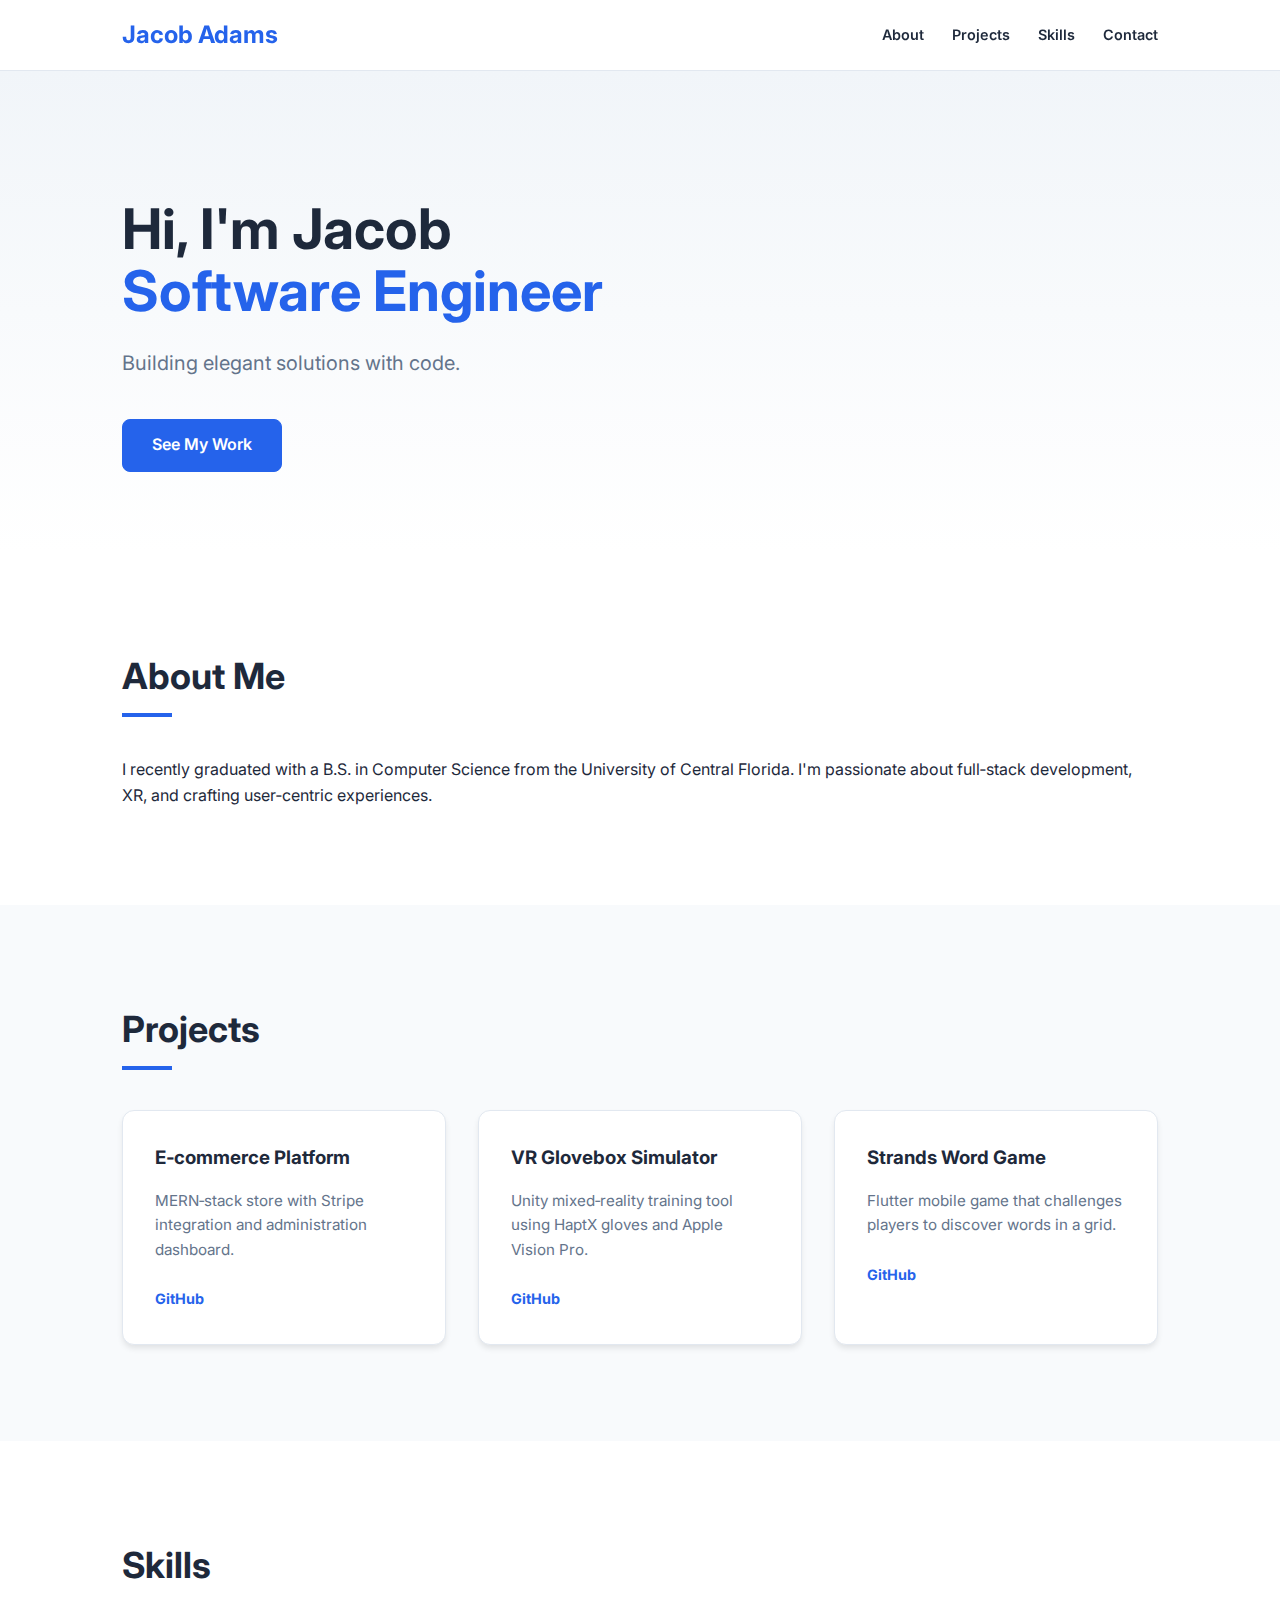
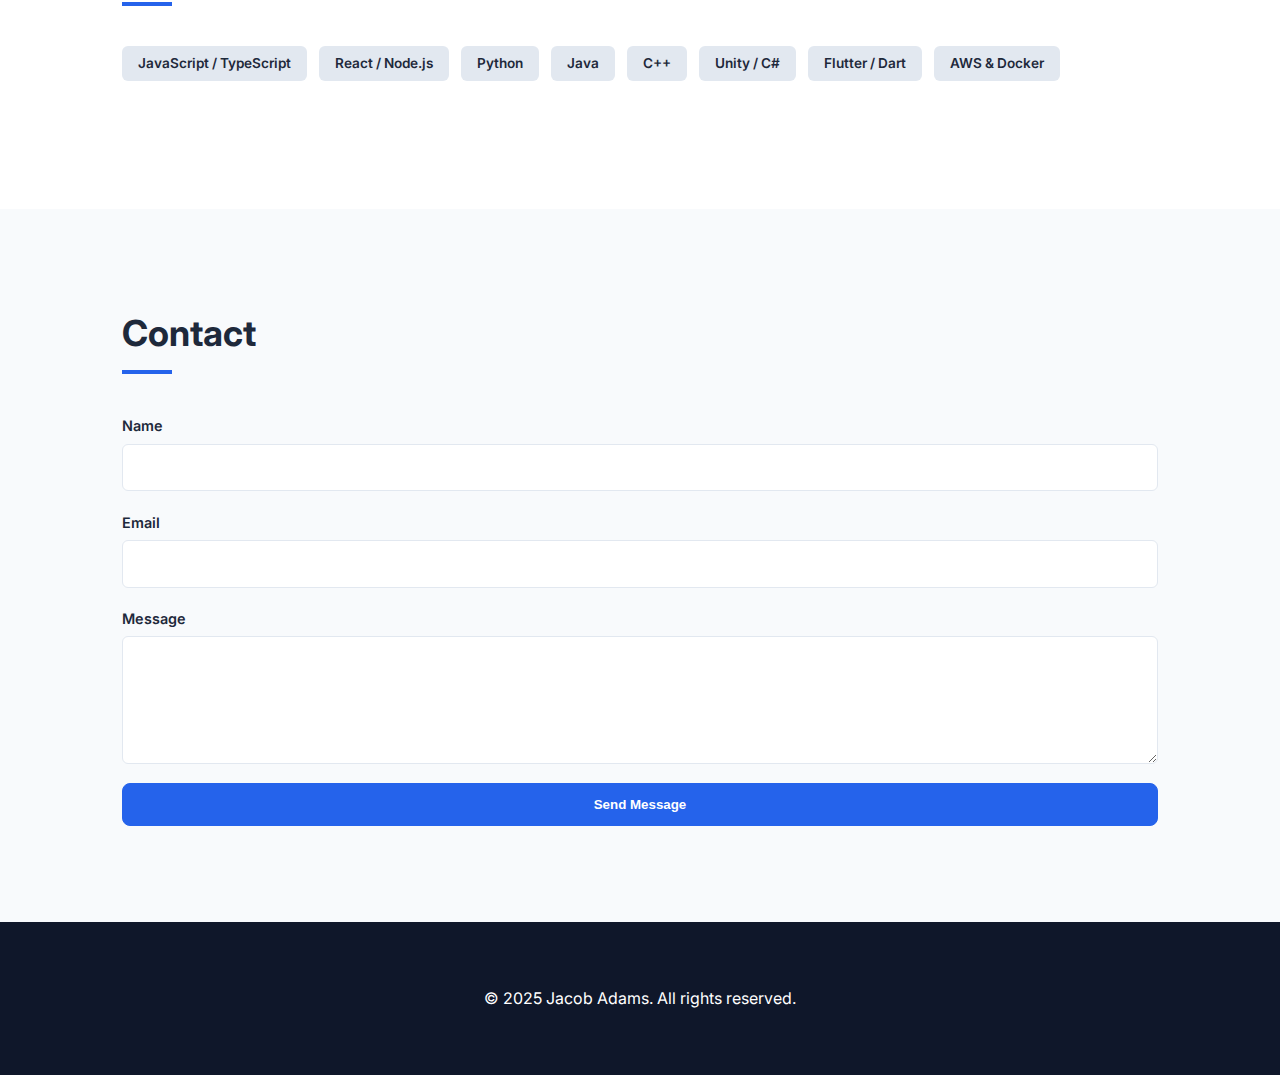
<file: index.html>
<!DOCTYPE html>
<html lang="en">
<head>
<meta charset="UTF-8">
<meta name="viewport" content="width=device-width, initial-scale=1.0">
<title>Jacob Adams | Portfolio</title>
<link rel="preconnect" href="https://fonts.googleapis.com">
<link rel="preconnect" href="https://fonts.gstatic.com" crossorigin>
<link href="https://fonts.googleapis.com/css2?family=Inter:wght@400;600;700&display=swap" rel="stylesheet">
<link rel="stylesheet" href="style.css">
</head>
<body>
<header class="header">
<div class="container header__inner">
<a href="#home" class="logo">Jacob Adams</a>
<nav class="nav">
<a href="#about">About</a>
<a href="#projects">Projects</a>
<a href="#skills">Skills</a>
<a href="#contact">Contact</a>
</nav>
</div>
</header>
<main>
<section id="home" class="hero">
<div class="container">
<h1>Hi, I'm Jacob<br><span class="accent">Software Engineer</span></h1>
<p class="subtitle">Building elegant solutions with code.</p>
<a href="#projects" class="btn">See My Work</a>
</div>
</section>
<section id="about" class="section">
<div class="container">
<h2>About Me</h2>
<p>I recently graduated with a B.S. in Computer Science from the University of Central Florida. I'm passionate about full‑stack development, XR, and crafting user‑centric experiences.</p>
</div>
</section>
<section id="projects" class="section bg-light">
<div class="container">
<h2>Projects</h2>
<div class="projects-grid">
<article class="card">
<h3>E‑commerce Platform</h3>
<p>MERN‑stack store with Stripe integration and administration dashboard.</p>
<a href="https://github.com/username/ecommerce" target="_blank" class="link">GitHub</a>
</article>
<article class="card">
<h3>VR Glovebox Simulator</h3>
<p>Unity mixed‑reality training tool using HaptX gloves and Apple Vision Pro.</p>
<a href="https://github.com/username/vr-glovebox" target="_blank" class="link">GitHub</a>
</article>
<article class="card">
<h3>Strands Word Game</h3>
<p>Flutter mobile game that challenges players to discover words in a grid.</p>
<a href="https://github.com/username/strands-game" target="_blank" class="link">GitHub</a>
</article>
</div>
</div>
</section>
<section id="skills" class="section">
<div class="container">
<h2>Skills</h2>
<ul class="skills-list">
<li>JavaScript / TypeScript</li>
<li>React / Node.js</li>
<li>Python</li>
<li>Java</li>
<li>C++</li>
<li>Unity / C#</li>
<li>Flutter / Dart</li>
<li>AWS & Docker</li>
</ul>
</div>
</section>
<section id="contact" class="section bg-light">
<div class="container">
<h2>Contact</h2>
<form action="https://formspree.io/f/your-id" method="POST" class="contact-form">
<div class="form-row">
<label for="name">Name</label>
<input type="text" id="name" name="name" required>
</div>
<div class="form-row">
<label for="email">Email</label>
<input type="email" id="email" name="_replyto" required>
</div>
<div class="form-row">
<label for="message">Message</label>
<textarea id="message" name="message" rows="5" required></textarea>
</div>
<button type="submit" class="btn">Send Message</button>
</form>
</div>
</section>
</main>
<footer class="footer">
<div class="container footer__inner">
<p>&copy; 2025 Jacob Adams. All rights reserved.</p>
</div>
</footer>
</body>
</html>
</file>
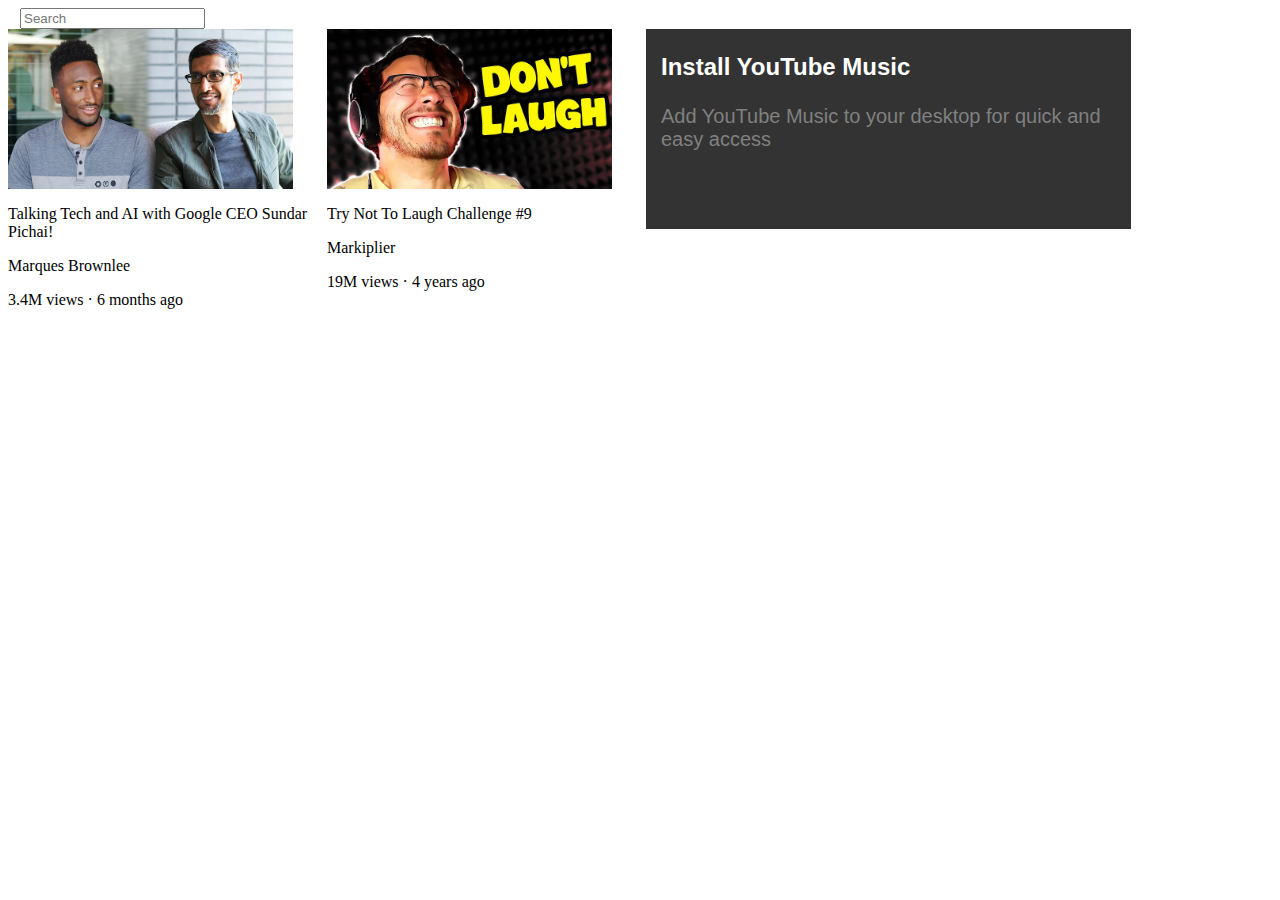
<file: youtube.html>
<!DOCTYPE html>
<html>
    <head>
        <title>YouTube.com Clone</title>
        <link rel="stylesheet" href="intro-to-html/styles/youtube.css">
    </head>
    <body>
        <!--can use checkbox as well for a checkbox-->
        <input class="search-bar" type="textbox" placeholder="Search">

        <!--The div creates a container around the content inside-->
        <div class="video-preview">
            <img class="thumbnail" src="thumbnails/marques.webp">

        <!--block elements take up whole line in their container (paragraphs), inline-block elements take up only 
            space needed (images and input), inline elements appear within a line of text (span,
            strong, etc.)-->

        <p class="video-title">
            Talking Tech and AI with Google CEO Sundar Pichai!
        </p>
        <p class="video-author">
            Marques Brownlee
        </p>
        <p class="video-stats">
            3.4M views &#183; 6 months ago
        </p>

        </div>

        <div class="video-preview">
            <img class="thumbnail" src="thumbnails/markimoo.webp">

        <!--block elements take up whole line in their container (paragraphs), inline-block elements take up only 
            space needed (images and input), inline elements appear within a line of text (span,
            strong, etc.)-->

        <p class="video-title">
            Try Not To Laugh Challenge &#35;9
        </p>
        <p class="video-author">
            Markiplier
        </p>
        <p class="video-stats">
            19M views &#183; 4 years ago
        </p>

        </div>

        <div class="practice">
            <p class="tit">Install YouTube Music</p>
            <p class="sub">Add YouTube Music to your desktop for quick and easy access</p>
        </div>
    </body>
</html>
</file>
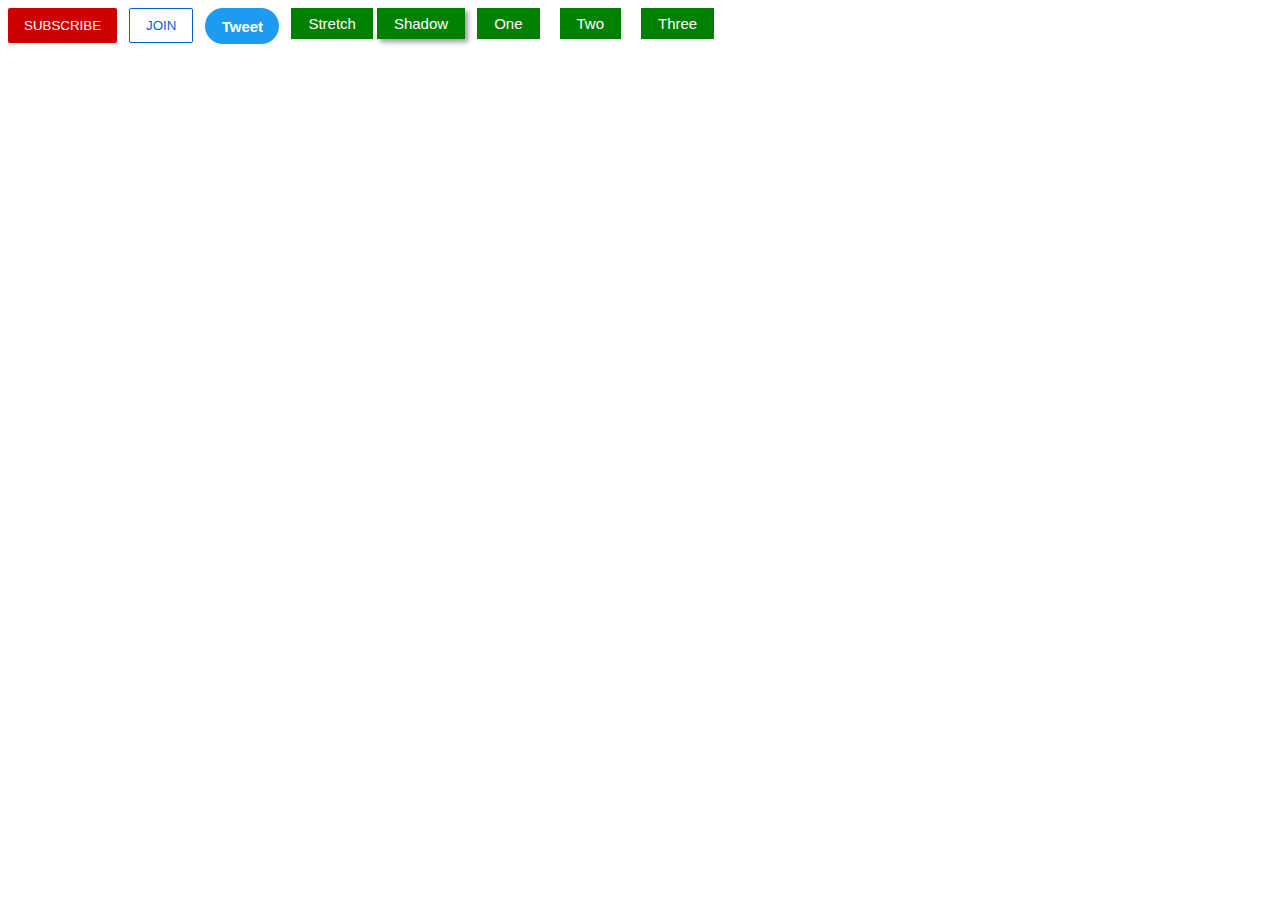
<file: intro-to-html/button.html>
<!--Using style lets you do CSS coding inside of the html code-->
<!--can use rgb or by typing red you can use a color wheel-->
<!DOCTYPE html>
<html>
    <head>
        <title>Button Pressing</title>
        <!--link is a void element and doesn't need a closing tag-->
        <link rel="stylesheet" href="styles/buttons.css">
    </head>
    <body>
        <button class="subscribe-button">
            SUBSCRIBE
        </button>
        
        <button class="join-button">
            JOIN
        </button>
        
        <button class="tweet-button">
            Tweet
        </button>
        
        <button class="stretch-button">
            Stretch
        </button>
        
        <button class="shadow-button">
            Shadow
        </button>
        
        
        <button class="num-button">One</button>
        <button class="num-button">Two</button>
        <button class="num-button">Three</button>
        </body>
</html>
</file>
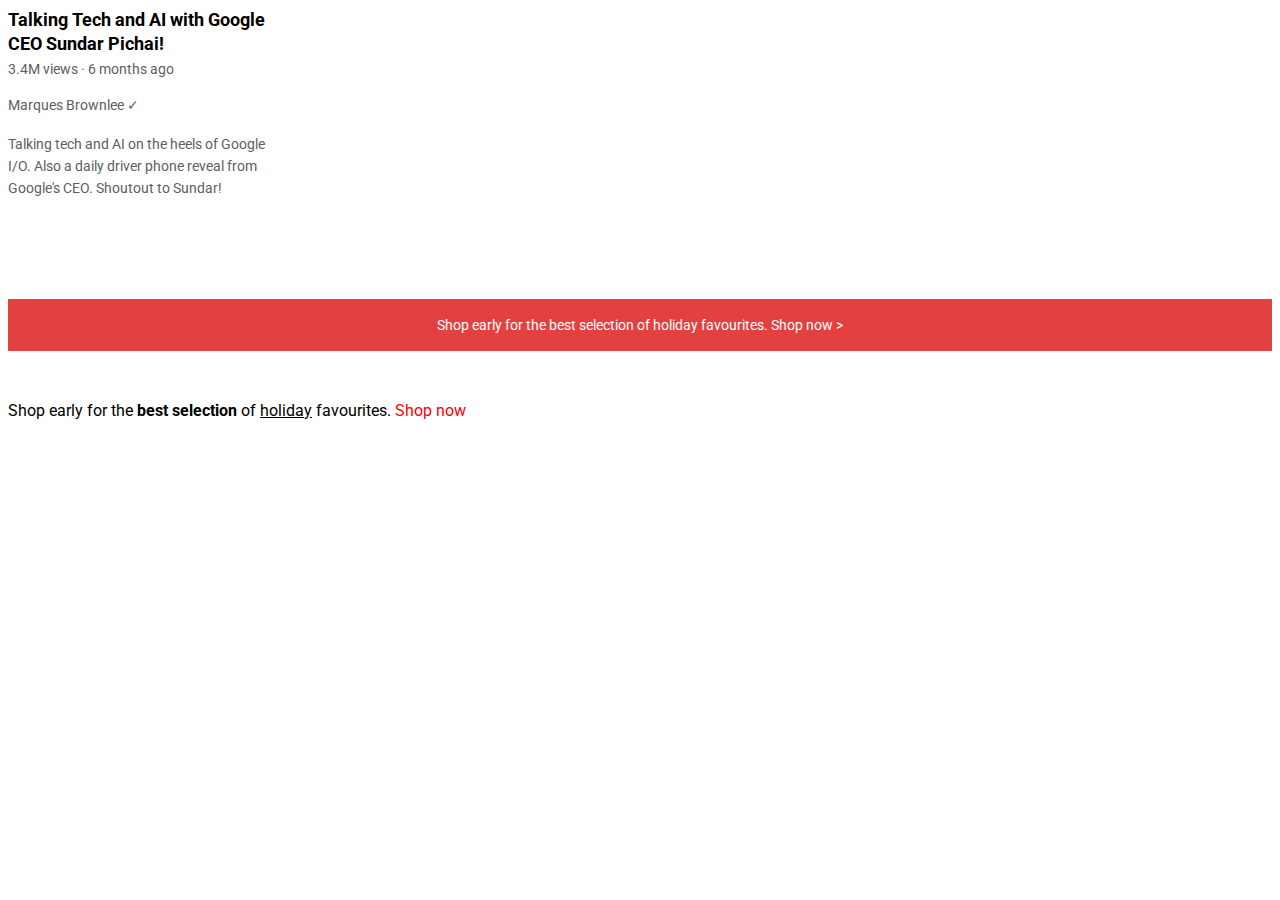
<file: intro-to-html/text.html>
<!DOCTYPE html>
<html>
    <!--Head is for code that doesnt appear on the website while boy is only for things the user sees-->
    <head>
        <title>Text Practice</title>
        <link rel="stylesheet" href="styles/text.css">

        <!--These are the fonts I got from google fonts and this is how I can use Roboto in css-->
        <link rel="preconnect" href="https://fonts.googleapis.com">
        <link rel="preconnect" href="https://fonts.gstatic.com" crossorigin>
        <link href="https://fonts.googleapis.com/css2?family=Roboto:wght@400;700&display=swap" 
        rel="stylesheet">
    </head>
    
    <body>
        <p class="video-title">
            Talking Tech and AI with Google CEO Sundar Pichai!
          </p>
          
          <p class="video-stats">
            3.4M views &#183; 6 months ago
          </p>
          
          <p class="video-author">
            Marques Brownlee &#10003;
          </p>
          
          <p class="video-description">
            Talking tech and AI on the heels of Google I/O. Also a daily driver phone reveal from Google's CEO. Shoutout to Sundar!
          </p>
          
          <p class="apple-text">
            Shop early for the best selection of holiday favourites. <span class="shop-link">Shop now &#62;</span>
          </p>
          
          <p>
            Shop early for the <strong>best selection</strong> of <u>holiday</u> favourites. <span class="span-example">Shop now</span>
          </p>
    </body>
</html>
</file>
<file: intro-to-html/styles/youtube.css>
.thumbnail{
    /*the cover function lets you adjust height and width without changing the shape of image*/
    width: 285px;
    display: block;
    /*height: 285px;*/
    /*object-fit: cover;*/
    /*you can also set images to the left or right to view either or*/
    /*object-position: left;*/
    /*contain shrinks the image till it fits inside meaning that it may not cover the whole area*/
    /*object position can move the object around inside of the border*/
    /*object-fit: contain;*/
}

.search-bar{
    margin-left: 12px;
    display: block;
}

.video-title{
    width: 300px;
}

.video-preview{
    width: 300px;
    display: inline-block;
    vertical-align: top;
    margin-right: 15px;
}

.practice{
    background-color: rgb(51, 51, 51);
    display: inline-block;
    padding-left: 15px;
    padding-right: 20px;
    width: 450px;
    height: 200px;
}

.tit{
    color: white;
    font-size: 24px;
    font-family: Arial;
    font-weight: bold;
}

.sub{
    color: grey;
    font-size: 20px;
    font-family: Arial;
}

/*Doing it this way lets you assign multiple classes to one chunk of code*/
/*.video-author,
.video-stats{
    
}*/

/*.survey{
    display: inline-block;
    width: 200px;
    vertical-align: middle;
}*/

/*
.google{
    display: block;
    width: 200px;
    margin-left: 150px;
    margin-bottom: 10px;
}

.google-search{
    border: none;
    padding-top: 12px;
    padding-bottom: 12px;
    padding-left: 16px;
    padding-right: 16px;
    font-size: 16px;
    width: 500px;
    border-radius: 30px;
    box-shadow: 0 1px 6px rgba(0, 0, 0, 0.2);
}
*/
</file>
<file: intro-to-html/styles/buttons.css>
.subscribe-button{
    background-color: #cc0000;
    color: white;
    border: none;
    padding-top: 10px;
    padding-bottom: 10px;
    padding-left: 16px;
    padding-right: 16px;
    border-radius: 2px;
    cursor: pointer;
    margin-right: 8px;
    transition: opacity 0.15s;
    vertical-align: top;
}

/*Opacity is measured from 0-1, the closer to 0 the more invisible it is*/
.subscribe-button:hover{
    opacity: 0.75;
}

.subscribe-button:active{
    opacity: 0.5;
}

/*It is not good to set the height and width of button, can lead to over filling. 
Use padding to adjust spaciong inside of button*/
.join-button{
    background-color: white;
    border-radius: 2px;
    border-color: #065fd4;
    border-style: solid;
    border-width: 1px;
    color: #065fd4;
    cursor: pointer;
    padding-left: 16px;
    padding-right: 16px;
    padding-top: 9px;
    padding-bottom: 9px;
    transition: background-color 0.15s,
        color 0.15s;
        vertical-align: top;
}

.join-button:hover{
    background-color: #065fd4;
    color: white;
}

.join-button:active{
    opacity: 0.8;
}

/*using box-shadow, the first value is the horizontal value of shadow, 
2nd is the vertical postion, and 3rd is the blur, 4th is color*/
.tweet-button{
    background-color:#1d9bf0;
    border: none;
    color: white;
    border-radius: 18px;
    height: 36px;
    width: 74px;
    cursor: pointer;
    font-weight: bold;
    font-size: 15px;
    margin-left: 8px;
    margin-right: 8px;
    transition: box-shadow 0.15s;
    vertical-align: top;
}

.tweet-button:hover{
    box-shadow: 0px 5px 10px rgba(0, 0, 0, 0.15);
}

.stretch-button{
    background-color: green;
    color: white;
    border: none;
    font-size: 15px;
    padding-left: 17px;
    padding-right: 17px;
    padding-top: 7px;
    padding-bottom: 7px;
    cursor: pointer;
    vertical-align: top;
    transition: padding 0.5s;
}

.stretch-button:hover{
    padding-top: 20px;
    padding-bottom: 20px;
    padding-right: 40px;
    padding-left: 40px;
}


.shadow-button{
    background-color: green;
    color: white;
    border: none;
    font-size: 15px;
    padding-left: 17px;
    padding-right: 17px;
    padding-top: 7px;
    padding-bottom: 7px;
    cursor: pointer;
    vertical-align: top;
    transition: padding 0.5s;
    box-shadow: 3px 3px 5px rgba(0, 0, 0, 0.4);
}

.shadow-button:active{
    box-shadow: 0px 0px 0px rgba(0, 0, 0, 0);
    margin-top: 3px;
    margin-left: 3px;
}

.num-button{
    background-color: green;
    color: white;
    border: none;
    font-size: 15px;
    padding-left: 17px;
    padding-right: 17px;
    padding-top: 7px;
    padding-bottom: 7px;
    margin-left: 8px;
    margin-right: 8px;
    cursor: pointer;
    vertical-align: top;
    transition: padding 0.5s, margin 0.5s;
}

.num-button:hover{
    padding-left: 26px;
    padding-right: 26px;
    margin-right: 0px;
    margin-left: 0px;
    
}
</file>
<file: intro-to-html/styles/text.css>
p {
    font-family: Roboto;
    margin-top: 0;
    margin-bottom: 0;
  }

  .video-stats {
    font-size: 14px;
    color: rgb(96, 96, 96);
    margin-bottom: 20px;
  }

  .video-title {
    font-weight: bold;
    font-size: 18px;
    width: 280px;
    line-height: 24px;
    margin-bottom: 5px;
  }

  .video-author {
    font-size: 14px;
    color: rgb(96, 96, 96);
    margin-bottom: 20px;
  }

  .video-description {
    font-size: 14px;
    color: rgb(96, 96, 96);
    width: 280px;
    line-height: 22px;
    margin-bottom: 100px;
  }

  .apple-text {
    margin-bottom: 50px;
    font-size: 14px;
    background-color: rgb(227, 65, 64);
    color: white;
    text-align: center;
    padding-top: 18px;
    padding-bottom: 18px;
  }

  .span-example {
    color: red;
  }

  .span-example:hover {
    text-decoration: underline;
  }

  .shop-link {
    cursor: pointer;
  }

  .shop-link:hover {
    text-decoration: underline;
  }
</file>
<file: style.css>
/* --- Global Resets & Variables --- */
:root {
  --primary: #2563eb;       /* Modern Tech Blue */
  --primary-dark: #1e40af;
  --bg-light: #f8fafc;      /* Background for light sections */
  --bg-white: #ffffff;
  --text-main: #1e293b;     /* Slate 800 */
  --text-muted: #64748b;    /* Slate 500 */
  --border: #e2e8f0;
  --container-width: 1100px;
  --transition: all 0.3s ease;
}

* {
  margin: 0;
  padding: 0;
  box-sizing: border-box;
}

html {
  scroll-behavior: smooth;
}

body {
  font-family: 'Inter', sans-serif;
  line-height: 1.6;
  color: var(--text-main);
  background-color: var(--bg-white);
}

.container {
  max-width: var(--container-width);
  margin: 0 auto;
  padding: 0 2rem;
}

/* --- Navigation --- */
.header {
  background: rgba(255, 255, 255, 0.9);
  backdrop-filter: blur(10px);
  position: sticky;
  top: 0;
  z-index: 1000;
  border-bottom: 1px solid var(--border);
  padding: 1rem 0;
}

.header__inner {
  display: flex;
  justify-content: space-between;
  align-items: center;
}

.logo {
  font-size: 1.5rem;
  font-weight: 700;
  text-decoration: none;
  color: var(--primary);
}

.nav a {
  text-decoration: none;
  color: var(--text-main);
  margin-left: 1.5rem;
  font-weight: 600;
  font-size: 0.9rem;
  transition: var(--transition);
}

.nav a:hover {
  color: var(--primary);
}

/* --- Hero Section --- */
.hero {
  padding: 8rem 0 5rem;
  background: linear-gradient(to bottom, #f1f5f9, #ffffff);
}

.hero h1 {
  font-size: 3.5rem;
  line-height: 1.1;
  margin-bottom: 1.5rem;
}

.accent {
  color: var(--primary);
}

.subtitle {
  font-size: 1.25rem;
  color: var(--text-muted);
  max-width: 600px;
  margin-bottom: 2.5rem;
}

.hero-cta {
  display: flex;
  gap: 1rem;
}

/* --- Buttons --- */
.btn {
  display: inline-block;
  background: var(--primary);
  color: white;
  padding: 0.8rem 1.8rem;
  border-radius: 8px;
  text-decoration: none;
  font-weight: 600;
  transition: var(--transition);
  border: 1px solid var(--primary);
}

.btn:hover {
  background: var(--primary-dark);
  transform: translateY(-2px);
}

.btn--ghost {
  background: transparent;
  color: var(--primary);
}

.btn--ghost:hover {
  background: rgba(37, 99, 235, 0.05);
}

/* --- General Sections --- */
.section {
  padding: 6rem 0;
}

.bg-light {
  background-color: var(--bg-light);
}

h2 {
  font-size: 2.25rem;
  margin-bottom: 2.5rem;
  position: relative;
}

h2::after {
  content: '';
  display: block;
  width: 50px;
  height: 4px;
  background: var(--primary);
  margin-top: 0.5rem;
}

/* --- Quick Links (Pills) --- */
.quick-links {
  margin-top: 2rem;
  display: flex;
  flex-wrap: wrap;
  gap: 0.8rem;
}

.pill {
  padding: 0.5rem 1rem;
  background: #f1f5f9;
  border: 1px solid var(--border);
  border-radius: 50px;
  text-decoration: none;
  color: var(--text-main);
  font-size: 0.85rem;
  font-weight: 600;
  transition: var(--transition);
}

.pill:hover {
  border-color: var(--primary);
  color: var(--primary);
}

/* --- Projects Grid --- */
.projects-grid {
  display: grid;
  grid-template-columns: repeat(auto-fit, minmax(300px, 1fr));
  gap: 2rem;
}

.card {
  background: white;
  padding: 2rem;
  border-radius: 12px;
  border: 1px solid var(--border);
  transition: var(--transition);
  box-shadow: 0 4px 6px -1px rgba(0, 0, 0, 0.1);
}

.card:hover {
  transform: translateY(-5px);
  box-shadow: 0 10px 15px -3px rgba(0, 0, 0, 0.1);
}

.card h3 {
  margin-bottom: 1rem;
}

.card p {
  color: var(--text-muted);
  margin-bottom: 1.5rem;
  font-size: 0.95rem;
}

.link {
  color: var(--primary);
  text-decoration: none;
  font-weight: 700;
  font-size: 0.9rem;
}

/* --- Timeline (Experience & Education) --- */
.timeline {
  display: flex;
  flex-direction: column;
  gap: 3rem;
}

.item__head {
  display: flex;
  justify-content: space-between;
  align-items: flex-start;
  margin-bottom: 1rem;
}

.meta {
  font-size: 0.9rem;
  color: var(--text-muted);
  font-weight: 500;
}

.item ul {
  padding-left: 1.2rem;
  color: var(--text-muted);
}

.item li {
  margin-bottom: 0.5rem;
}

/* --- Panels (Split View) --- */
.split {
  display: grid;
  grid-template-columns: 1fr 1fr;
  gap: 2rem;
  margin-top: 3rem;
}

.panel {
  background: #f1f5f9;
  padding: 1.5rem;
  border-radius: 10px;
}

.panel__title {
  font-size: 1.1rem;
  margin-bottom: 1rem;
}

.clean {
  list-style: none;
}

/* --- Skills List --- */
.skills-list {
  display: flex;
  flex-wrap: wrap;
  gap: 0.75rem;
  list-style: none;
  margin-bottom: 2rem;
}

.skills-list li {
  background: #e2e8f0;
  padding: 0.4rem 1rem;
  border-radius: 6px;
  font-size: 0.85rem;
  font-weight: 600;
}

.subhead {
  margin-bottom: 1rem;
  color: var(--text-muted);
  text-transform: uppercase;
  letter-spacing: 1px;
  font-size: 0.8rem;
}

/* --- Contact Section --- */
.contact-split {
  display: grid;
  grid-template-columns: 1fr 1.5fr;
  gap: 4rem;
}

.contact-form {
  display: flex;
  flex-direction: column;
  gap: 1.2rem;
}

.form-row {
  display: flex;
  flex-direction: column;
}

.form-row label {
  font-weight: 600;
  margin-bottom: 0.4rem;
  font-size: 0.9rem;
}

.form-row input, .form-row textarea {
  padding: 0.8rem;
  border: 1px solid var(--border);
  border-radius: 6px;
  font-family: inherit;
  font-size: 1rem;
}

.form-row input:focus, .form-row textarea:focus {
  outline: 2px solid var(--primary);
  border-color: transparent;
}

/* --- Footer --- */
.footer {
  padding: 4rem 0;
  background: #0f172a;
  color: white;
  text-align: center;
}

.footer__inner {
  display: flex;
  flex-direction: column;
  gap: 1.5rem;
}

.social {
  display: flex;
  justify-content: center;
  gap: 2rem;
}

.social a {
  color: white;
  text-decoration: none;
  font-size: 0.9rem;
  opacity: 0.8;
  transition: var(--transition);
}

.social a:hover {
  opacity: 1;
  color: var(--primary);
}

/* --- Responsive --- */
@media (max-width: 768px) {
  .header__inner {
    flex-direction: column;
    gap: 1rem;
  }
  
  .nav a {
    margin: 0 0.5rem;
  }

  .hero h1 { font-size: 2.5rem; }
  
  .split, .contact-split {
    grid-template-columns: 1fr;
  }
  
  .item__head {
    flex-direction: column;
  }
}
</file>
